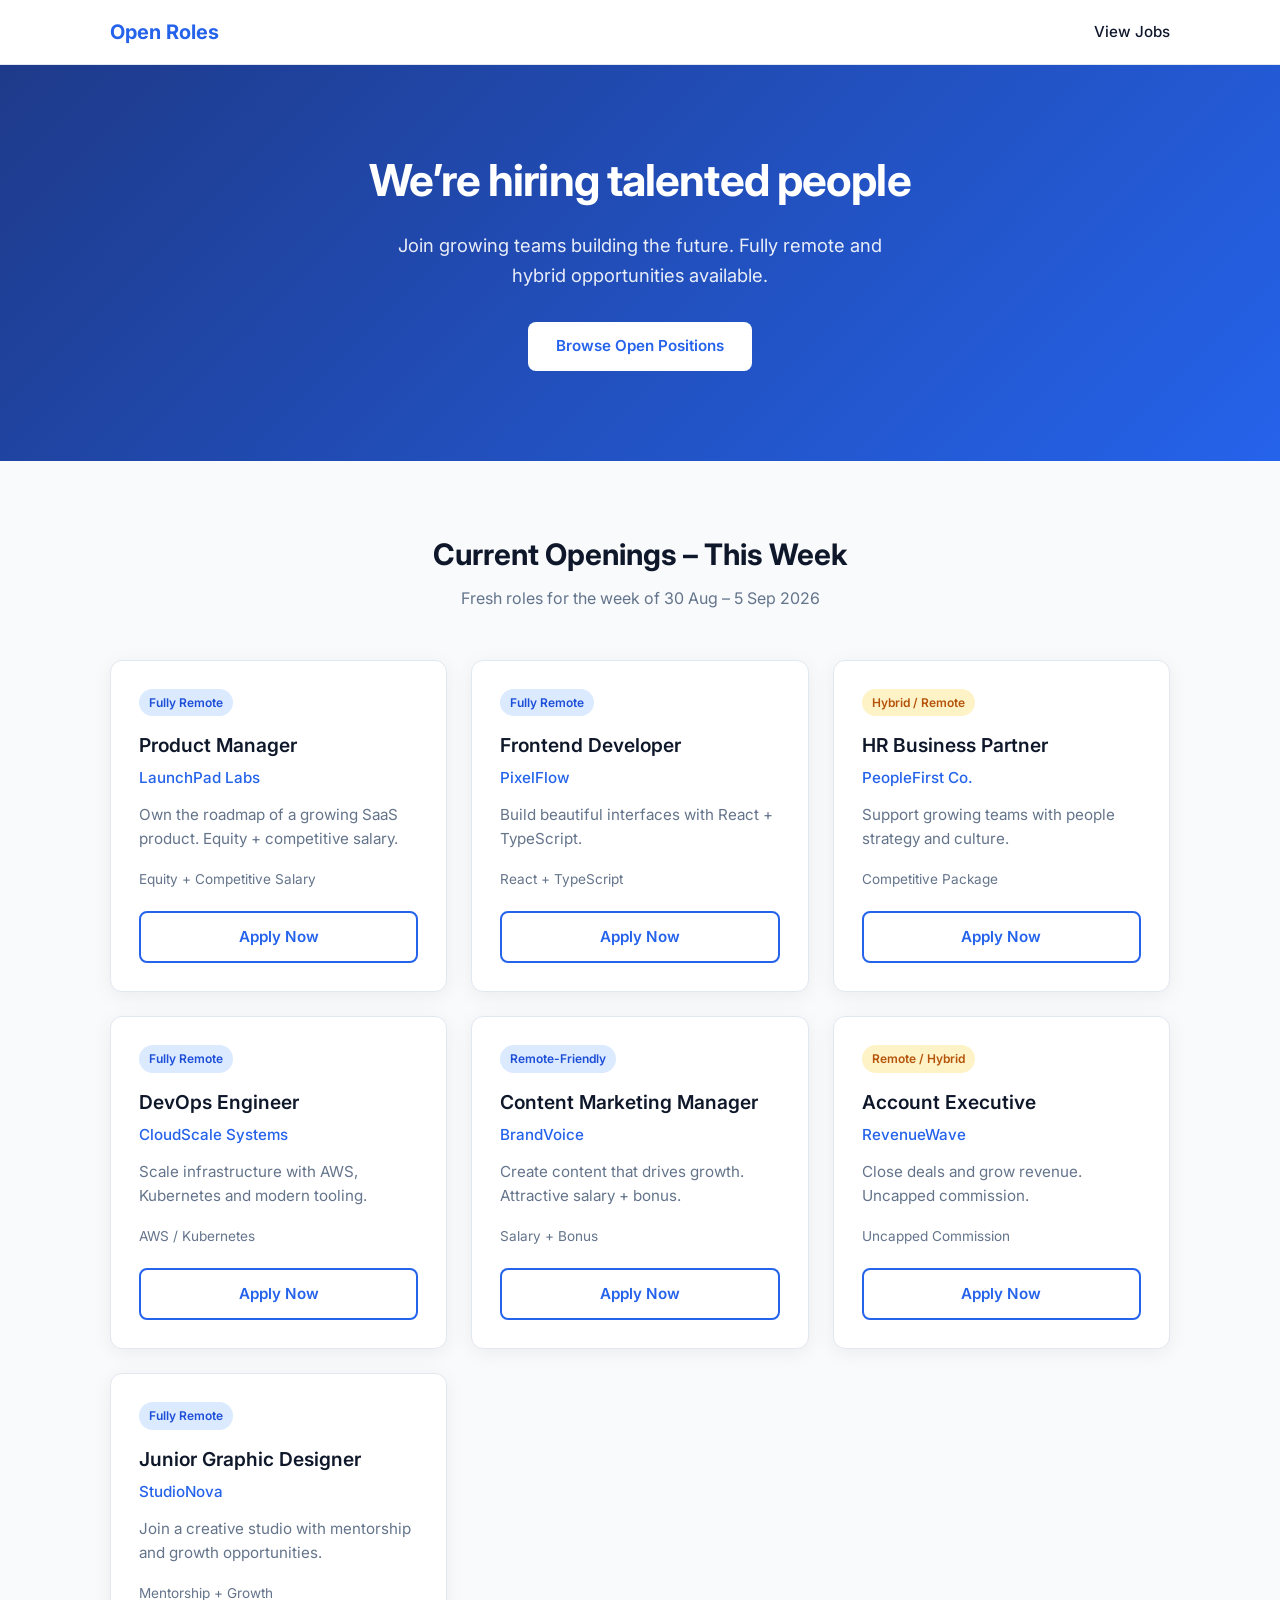
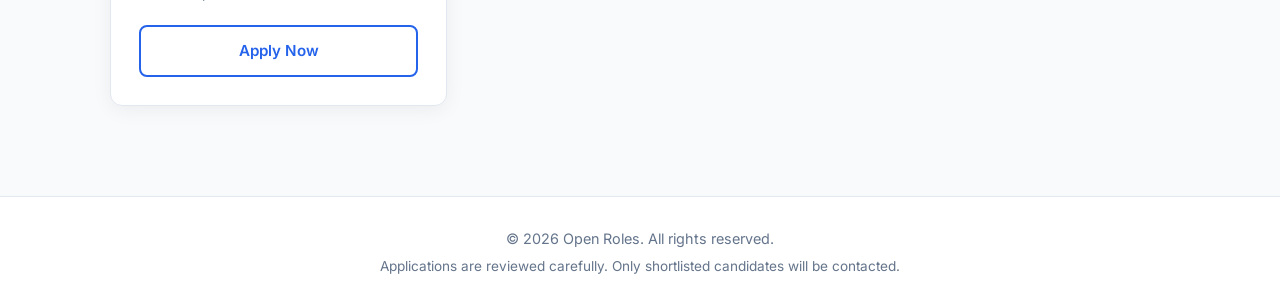
<file: index.html>
<!DOCTYPE html>
<html lang="en">
<head>
  <meta charset="UTF-8" />
  <meta name="viewport" content="width=device-width, initial-scale=1.0" />
  <title>Open Roles – Careers</title>
  <link rel="stylesheet" href="styles.css" />
  <link href="https://fonts.googleapis.com/css2?family=Inter:wght@400;500;600;700&display=swap" rel="stylesheet">
</head>
<body>
  <header class="site-header">
    <div class="container">
      <div class="logo">Open Roles</div>
      <nav><a href="#jobs">View Jobs</a></nav>
    </div>
  </header>

  <section class="hero">
    <div class="container">
      <h1>We’re hiring talented people</h1>
      <p>Join growing teams building the future. Fully remote and hybrid opportunities available.</p>
      <a href="#jobs" class="btn btn-primary">Browse Open Positions</a>
    </div>
  </section>

  <section id="jobs" class="jobs-section">
    <div class="container">
      <h2>Current Openings – This Week</h2>
      <p class="section-subtitle">Fresh roles for the week of 30 Aug – 5 Sep 2026</p>

      <div class="jobs-grid">
        <article class="job-card">
          <div class="job-tag">Fully Remote</div>
          <h3>Product Manager</h3>
          <p class="company">LaunchPad Labs</p>
          <p class="desc">Own the roadmap of a growing SaaS product. Equity + competitive salary.</p>
          <div class="meta"><span>Equity + Competitive Salary</span></div>
          <a href="apply-product-manager.html" class="btn btn-outline">Apply Now</a>
        </article>

        <article class="job-card">
          <div class="job-tag">Fully Remote</div>
          <h3>Frontend Developer</h3>
          <p class="company">PixelFlow</p>
          <p class="desc">Build beautiful interfaces with React + TypeScript.</p>
          <div class="meta"><span>React + TypeScript</span></div>
          <a href="apply-frontend-developer.html" class="btn btn-outline">Apply Now</a>
        </article>

        <article class="job-card">
          <div class="job-tag hybrid">Hybrid / Remote</div>
          <h3>HR Business Partner</h3>
          <p class="company">PeopleFirst Co.</p>
          <p class="desc">Support growing teams with people strategy and culture.</p>
          <div class="meta"><span>Competitive Package</span></div>
          <a href="apply-hr-business-partner.html" class="btn btn-outline">Apply Now</a>
        </article>

        <article class="job-card">
          <div class="job-tag">Fully Remote</div>
          <h3>DevOps Engineer</h3>
          <p class="company">CloudScale Systems</p>
          <p class="desc">Scale infrastructure with AWS, Kubernetes and modern tooling.</p>
          <div class="meta"><span>AWS / Kubernetes</span></div>
          <a href="apply-devops-engineer.html" class="btn btn-outline">Apply Now</a>
        </article>

        <article class="job-card">
          <div class="job-tag">Remote-Friendly</div>
          <h3>Content Marketing Manager</h3>
          <p class="company">BrandVoice</p>
          <p class="desc">Create content that drives growth. Attractive salary + bonus.</p>
          <div class="meta"><span>Salary + Bonus</span></div>
          <a href="apply-content-marketing-manager.html" class="btn btn-outline">Apply Now</a>
        </article>

        <article class="job-card">
          <div class="job-tag hybrid">Remote / Hybrid</div>
          <h3>Account Executive</h3>
          <p class="company">RevenueWave</p>
          <p class="desc">Close deals and grow revenue. Uncapped commission.</p>
          <div class="meta"><span>Uncapped Commission</span></div>
          <a href="apply-account-executive.html" class="btn btn-outline">Apply Now</a>
        </article>

        <article class="job-card">
          <div class="job-tag">Fully Remote</div>
          <h3>Junior Graphic Designer</h3>
          <p class="company">StudioNova</p>
          <p class="desc">Join a creative studio with mentorship and growth opportunities.</p>
          <div class="meta"><span>Mentorship + Growth</span></div>
          <a href="apply-junior-graphic-designer.html" class="btn btn-outline">Apply Now</a>
        </article>
      </div>
    </div>
  </section>

  <footer class="site-footer">
    <div class="container">
      <p>© 2026 Open Roles. All rights reserved.</p>
      <p class="note">Applications are reviewed carefully. Only shortlisted candidates will be contacted.</p>
    </div>
  </footer>
</body>
</html>
</file>
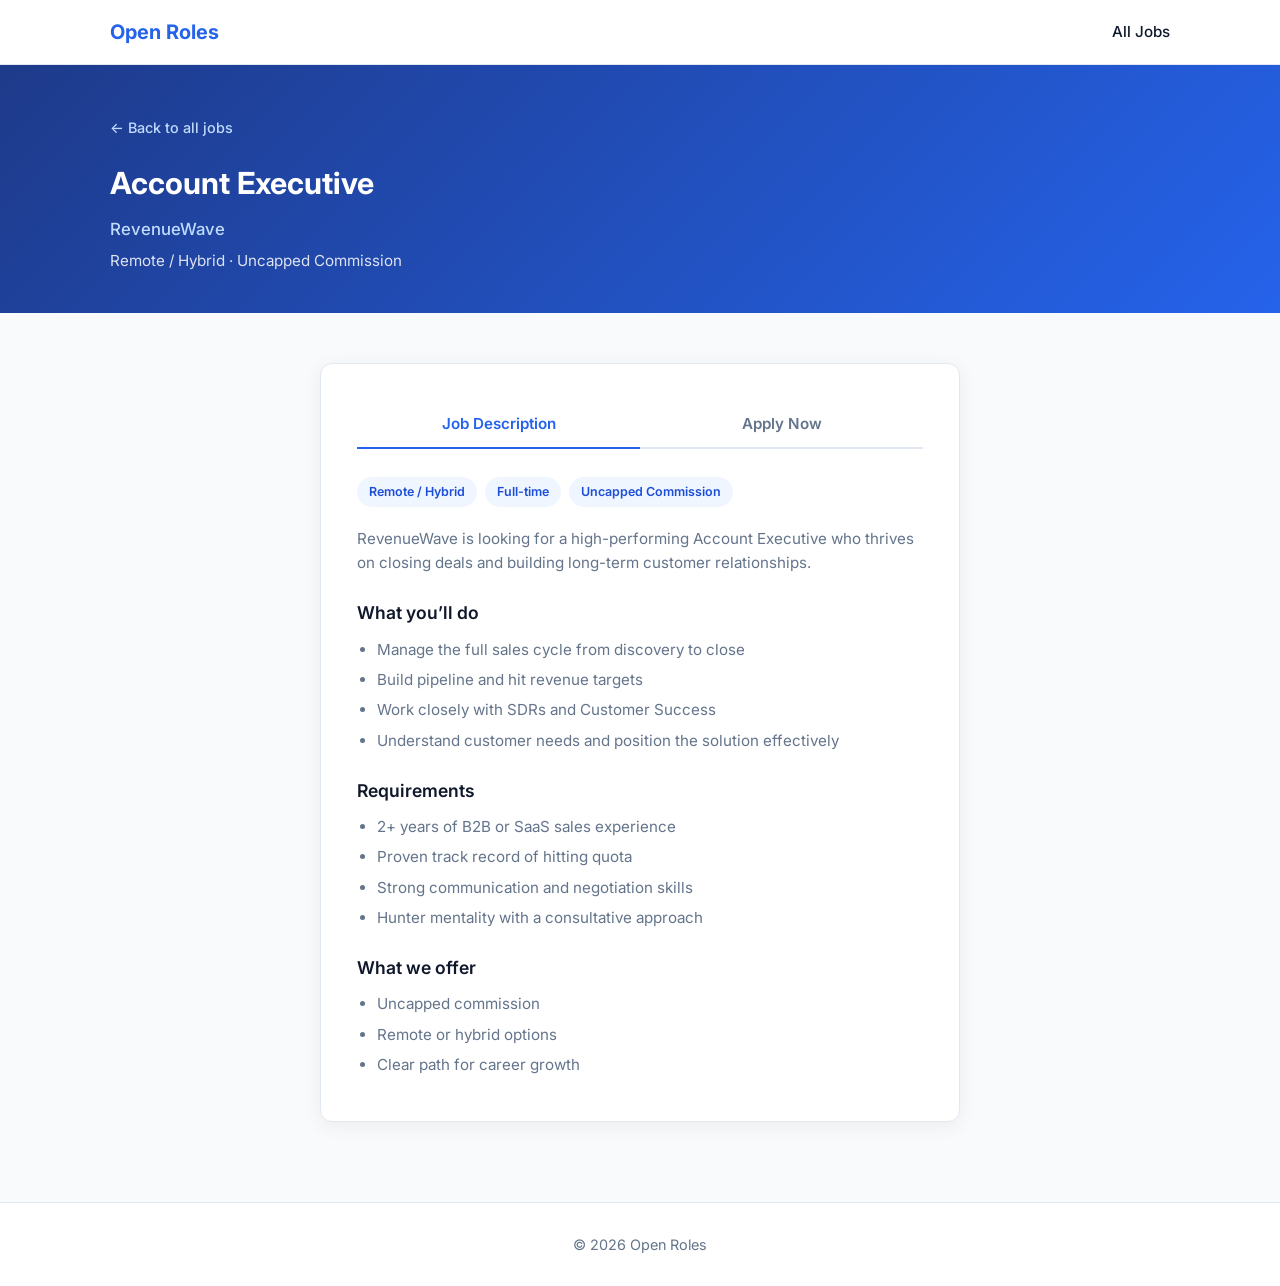
<file: apply-account-executive.html>
<!DOCTYPE html>
<html lang="en">
<head>
  <meta charset="UTF-8" />
  <meta name="viewport" content="width=device-width, initial-scale=1.0" />
  <title>Apply – Account Executive | RevenueWave</title>
  <link rel="stylesheet" href="styles.css" />
  <link href="https://fonts.googleapis.com/css2?family=Inter:wght@400;500;600;700&display=swap" rel="stylesheet">
</head>
<body>
  <header class="site-header">
    <div class="container">
      <div class="logo"><a href="index.html" style="color:inherit;text-decoration:none;">Open Roles</a></div>
      <nav><a href="index.html">All Jobs</a></nav>
    </div>
  </header>
  <section class="apply-hero">
    <div class="container">
      <a href="index.html" class="back-link" style="color:#bfdbfe;">← Back to all jobs</a>
      <h1>Account Executive</h1>
      <p class="company">RevenueWave</p>
      <p class="location">Remote / Hybrid · Uncapped Commission</p>
    </div>
  </section>
  <section class="form-section">
    <div class="container">
      <div class="form-card">
        <div class="tabs">
          <button class="tab-btn active" onclick="switchTab(event, 'description')">Job Description</button>
          <button class="tab-btn" onclick="switchTab(event, 'application')">Apply Now</button>
        </div>
        <div id="description" class="tab-content active">
          <div class="job-desc">
            <div class="badge-row">
              <span class="badge">Remote / Hybrid</span>
              <span class="badge">Full-time</span>
              <span class="badge">Uncapped Commission</span>
            </div>
            <p>RevenueWave is looking for a high-performing Account Executive who thrives on closing deals and building long-term customer relationships.</p>
            <h3>What you’ll do</h3>
            <ul>
              <li>Manage the full sales cycle from discovery to close</li>
              <li>Build pipeline and hit revenue targets</li>
              <li>Work closely with SDRs and Customer Success</li>
              <li>Understand customer needs and position the solution effectively</li>
            </ul>
            <h3>Requirements</h3>
            <ul>
              <li>2+ years of B2B or SaaS sales experience</li>
              <li>Proven track record of hitting quota</li>
              <li>Strong communication and negotiation skills</li>
              <li>Hunter mentality with a consultative approach</li>
            </ul>
            <h3>What we offer</h3>
            <ul>
              <li>Uncapped commission</li>
              <li>Remote or hybrid options</li>
              <li>Clear path for career growth</li>
            </ul>
          </div>
        </div>
        <div id="application" class="tab-content">
          <h2 style="font-size:1.25rem;margin-bottom:8px;">Application Form</h2>
          <p class="intro">Show us your drive.</p>
          <form action="https://formspree.io/f/xppanear" method="POST">
            <input type="hidden" name="role" value="Account Executive – RevenueWave" />
            <div class="form-group"><label>Full Name <span class="required">*</span></label><input type="text" name="name" required /></div>
            <div class="form-group"><label>Email Address <span class="required">*</span></label><input type="email" name="email" required /></div>
            <div class="form-group"><label>LinkedIn Profile URL</label><input type="url" name="linkedin" /></div>
            <div class="form-group"><label>Years of sales experience <span class="required">*</span></label><input type="text" name="experience" required /></div>
            <div class="form-group"><label>Link to your CV / Resume <span class="required">*</span></label><input type="url" name="cv_link" required placeholder="https://..." /></div>
            <button type="submit" class="btn btn-submit">Submit Application</button>
          </form>
        </div>
      </div>
    </div>
  </section>
  <footer class="site-footer"><div class="container"><p>© 2026 Open Roles</p></div></footer>
  <script>
    function switchTab(evt, tabId) {
      document.querySelectorAll('.tab-content').forEach(el => el.classList.remove('active'));
      document.querySelectorAll('.tab-btn').forEach(el => el.classList.remove('active'));
      document.getElementById(tabId).classList.add('active');
      evt.currentTarget.classList.add('active');
    }
  </script>
</body>
</html>
</file>
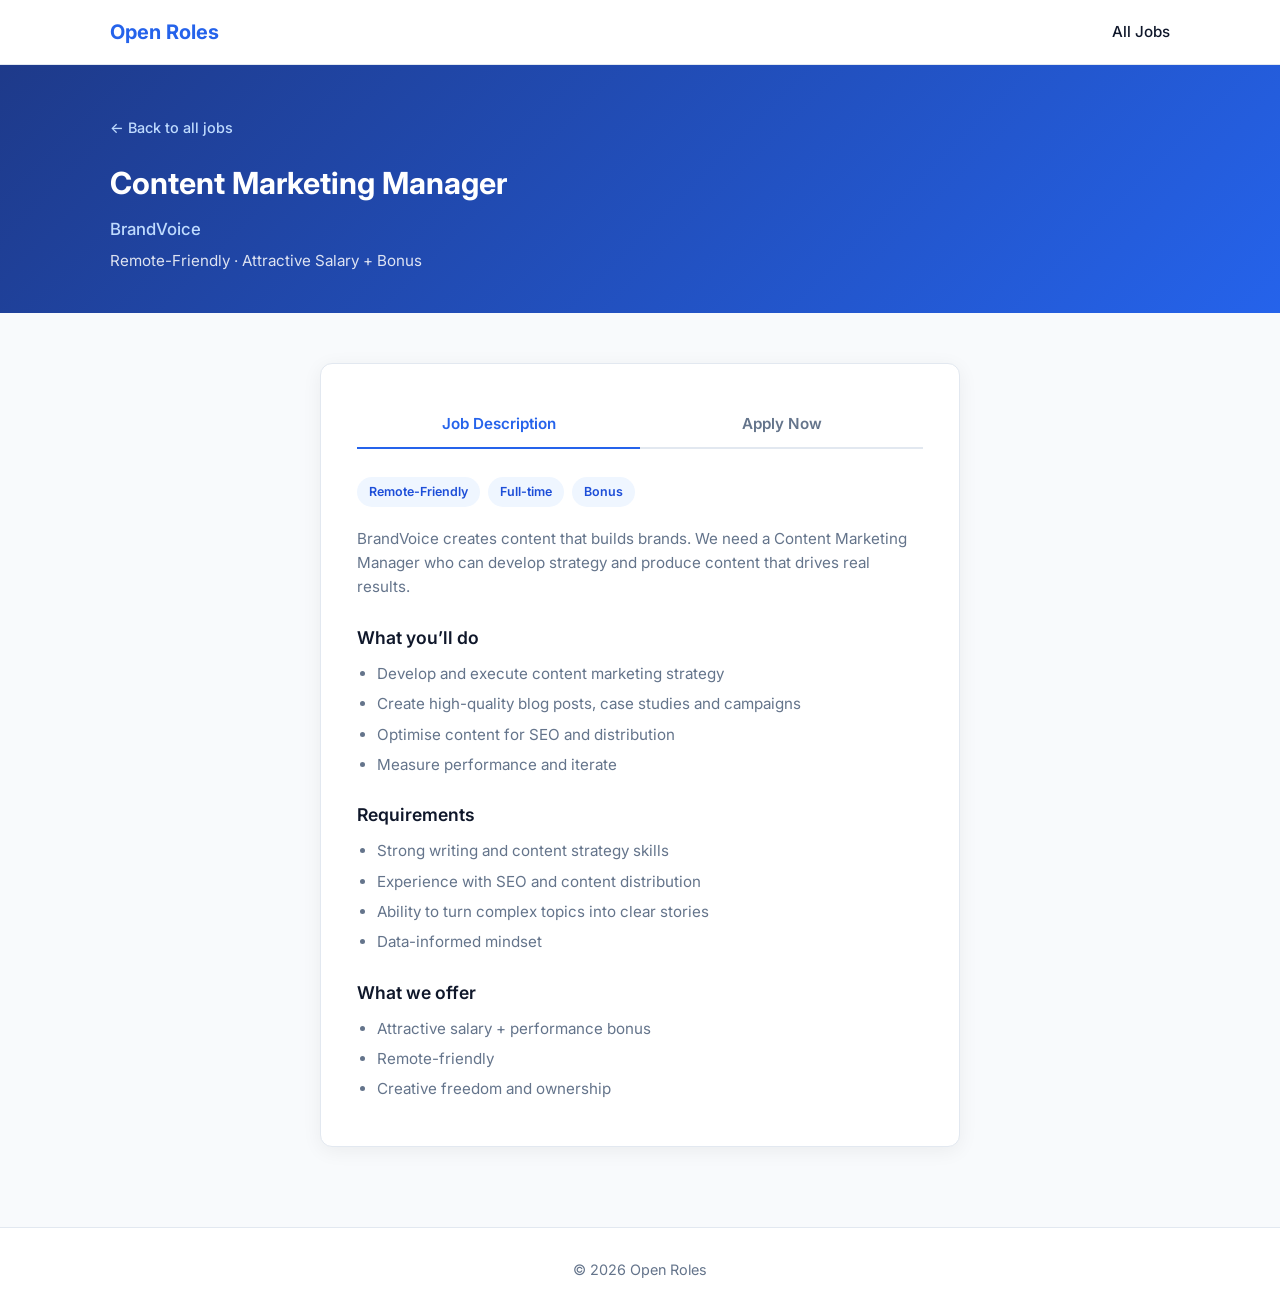
<file: apply-content-marketing-manager.html>
<!DOCTYPE html>
<html lang="en">
<head>
  <meta charset="UTF-8" />
  <meta name="viewport" content="width=device-width, initial-scale=1.0" />
  <title>Apply – Content Marketing Manager | BrandVoice</title>
  <link rel="stylesheet" href="styles.css" />
  <link href="https://fonts.googleapis.com/css2?family=Inter:wght@400;500;600;700&display=swap" rel="stylesheet">
</head>
<body>
  <header class="site-header">
    <div class="container">
      <div class="logo"><a href="index.html" style="color:inherit;text-decoration:none;">Open Roles</a></div>
      <nav><a href="index.html">All Jobs</a></nav>
    </div>
  </header>
  <section class="apply-hero">
    <div class="container">
      <a href="index.html" class="back-link" style="color:#bfdbfe;">← Back to all jobs</a>
      <h1>Content Marketing Manager</h1>
      <p class="company">BrandVoice</p>
      <p class="location">Remote-Friendly · Attractive Salary + Bonus</p>
    </div>
  </section>
  <section class="form-section">
    <div class="container">
      <div class="form-card">
        <div class="tabs">
          <button class="tab-btn active" onclick="switchTab(event, 'description')">Job Description</button>
          <button class="tab-btn" onclick="switchTab(event, 'application')">Apply Now</button>
        </div>
        <div id="description" class="tab-content active">
          <div class="job-desc">
            <div class="badge-row">
              <span class="badge">Remote-Friendly</span>
              <span class="badge">Full-time</span>
              <span class="badge">Bonus</span>
            </div>
            <p>BrandVoice creates content that builds brands. We need a Content Marketing Manager who can develop strategy and produce content that drives real results.</p>
            <h3>What you’ll do</h3>
            <ul>
              <li>Develop and execute content marketing strategy</li>
              <li>Create high-quality blog posts, case studies and campaigns</li>
              <li>Optimise content for SEO and distribution</li>
              <li>Measure performance and iterate</li>
            </ul>
            <h3>Requirements</h3>
            <ul>
              <li>Strong writing and content strategy skills</li>
              <li>Experience with SEO and content distribution</li>
              <li>Ability to turn complex topics into clear stories</li>
              <li>Data-informed mindset</li>
            </ul>
            <h3>What we offer</h3>
            <ul>
              <li>Attractive salary + performance bonus</li>
              <li>Remote-friendly</li>
              <li>Creative freedom and ownership</li>
            </ul>
          </div>
        </div>
        <div id="application" class="tab-content">
          <h2 style="font-size:1.25rem;margin-bottom:8px;">Application Form</h2>
          <p class="intro">Share your best work with us.</p>
          <form action="https://formspree.io/f/xppanear" method="POST">
            <input type="hidden" name="role" value="Content Marketing Manager – BrandVoice" />
            <div class="form-group"><label>Full Name <span class="required">*</span></label><input type="text" name="name" required /></div>
            <div class="form-group"><label>Email Address <span class="required">*</span></label><input type="email" name="email" required /></div>
            <div class="form-group"><label>Portfolio / Writing samples</label><input type="url" name="portfolio" /></div>
            <div class="form-group"><label>Years of content marketing experience <span class="required">*</span></label><input type="text" name="experience" required /></div>
            <div class="form-group"><label>Link to your CV / Resume <span class="required">*</span></label><input type="url" name="cv_link" required placeholder="https://..." /></div>
            <button type="submit" class="btn btn-submit">Submit Application</button>
          </form>
        </div>
      </div>
    </div>
  </section>
  <footer class="site-footer"><div class="container"><p>© 2026 Open Roles</p></div></footer>
  <script>
    function switchTab(evt, tabId) {
      document.querySelectorAll('.tab-content').forEach(el => el.classList.remove('active'));
      document.querySelectorAll('.tab-btn').forEach(el => el.classList.remove('active'));
      document.getElementById(tabId).classList.add('active');
      evt.currentTarget.classList.add('active');
    }
  </script>
</body>
</html>
</file>
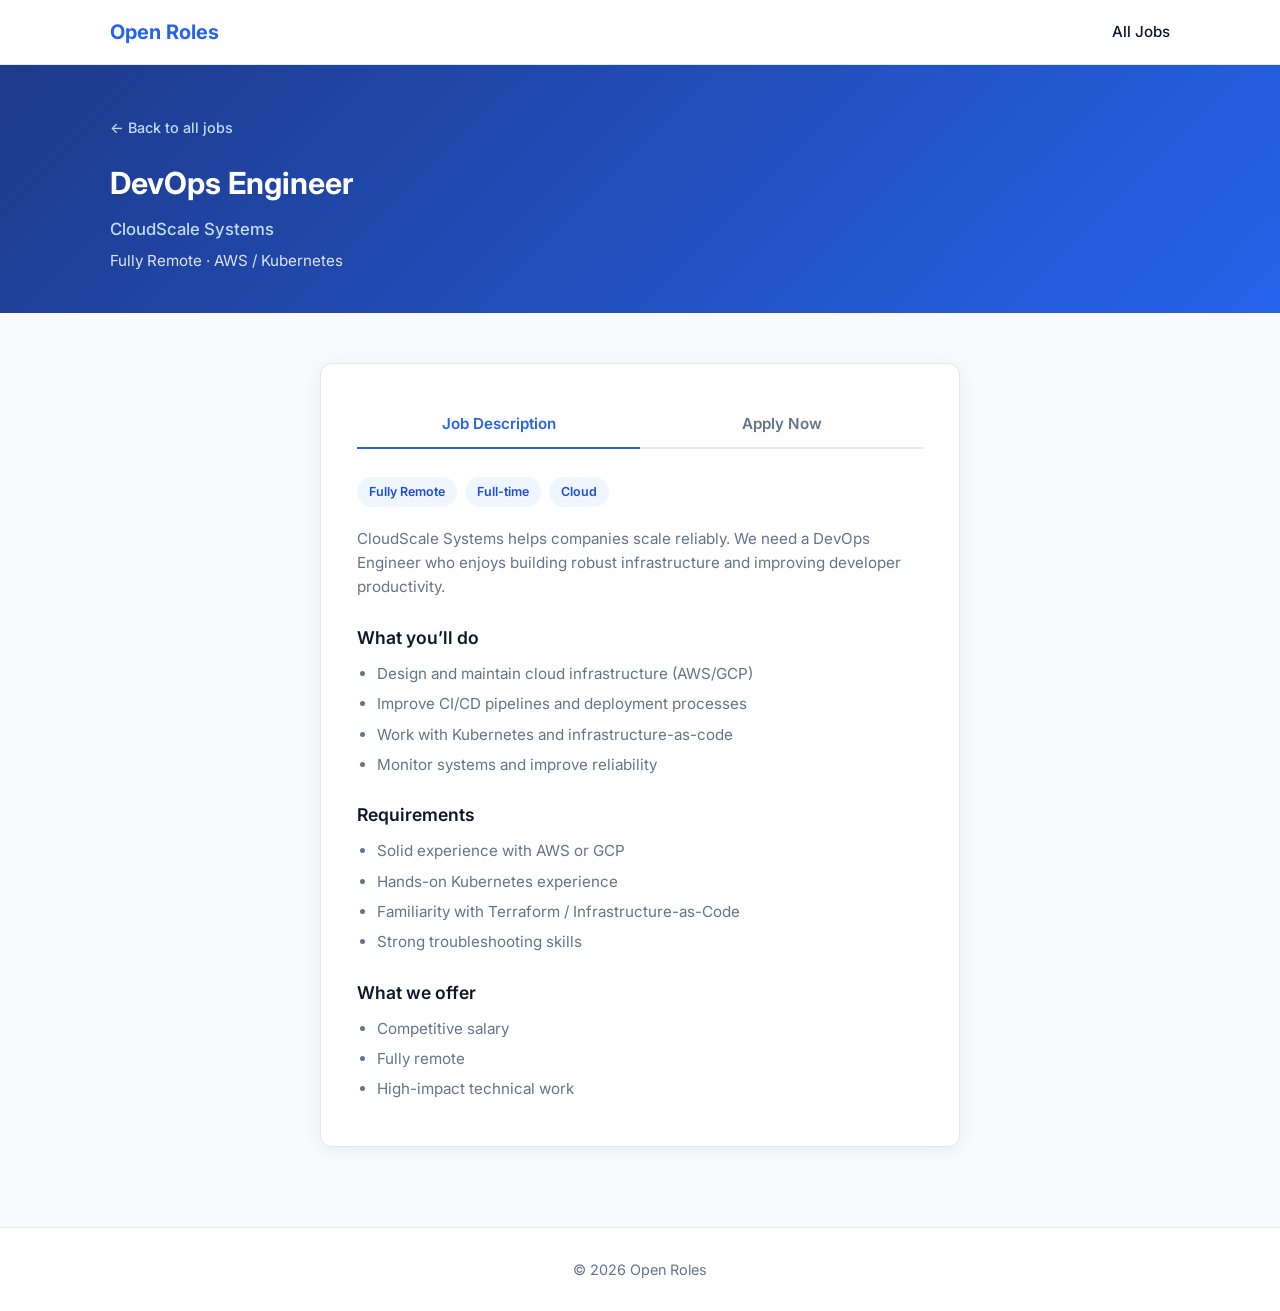
<file: apply-devops-engineer.html>
<!DOCTYPE html>
<html lang="en">
<head>
  <meta charset="UTF-8" />
  <meta name="viewport" content="width=device-width, initial-scale=1.0" />
  <title>Apply – DevOps Engineer | CloudScale Systems</title>
  <link rel="stylesheet" href="styles.css" />
  <link href="https://fonts.googleapis.com/css2?family=Inter:wght@400;500;600;700&display=swap" rel="stylesheet">
</head>
<body>
  <header class="site-header">
    <div class="container">
      <div class="logo"><a href="index.html" style="color:inherit;text-decoration:none;">Open Roles</a></div>
      <nav><a href="index.html">All Jobs</a></nav>
    </div>
  </header>
  <section class="apply-hero">
    <div class="container">
      <a href="index.html" class="back-link" style="color:#bfdbfe;">← Back to all jobs</a>
      <h1>DevOps Engineer</h1>
      <p class="company">CloudScale Systems</p>
      <p class="location">Fully Remote · AWS / Kubernetes</p>
    </div>
  </section>
  <section class="form-section">
    <div class="container">
      <div class="form-card">
        <div class="tabs">
          <button class="tab-btn active" onclick="switchTab(event, 'description')">Job Description</button>
          <button class="tab-btn" onclick="switchTab(event, 'application')">Apply Now</button>
        </div>
        <div id="description" class="tab-content active">
          <div class="job-desc">
            <div class="badge-row">
              <span class="badge">Fully Remote</span>
              <span class="badge">Full-time</span>
              <span class="badge">Cloud</span>
            </div>
            <p>CloudScale Systems helps companies scale reliably. We need a DevOps Engineer who enjoys building robust infrastructure and improving developer productivity.</p>
            <h3>What you’ll do</h3>
            <ul>
              <li>Design and maintain cloud infrastructure (AWS/GCP)</li>
              <li>Improve CI/CD pipelines and deployment processes</li>
              <li>Work with Kubernetes and infrastructure-as-code</li>
              <li>Monitor systems and improve reliability</li>
            </ul>
            <h3>Requirements</h3>
            <ul>
              <li>Solid experience with AWS or GCP</li>
              <li>Hands-on Kubernetes experience</li>
              <li>Familiarity with Terraform / Infrastructure-as-Code</li>
              <li>Strong troubleshooting skills</li>
            </ul>
            <h3>What we offer</h3>
            <ul>
              <li>Competitive salary</li>
              <li>Fully remote</li>
              <li>High-impact technical work</li>
            </ul>
          </div>
        </div>
        <div id="application" class="tab-content">
          <h2 style="font-size:1.25rem;margin-bottom:8px;">Application Form</h2>
          <p class="intro">Tell us about your experience.</p>
          <form action="https://formspree.io/f/xppanear" method="POST">
            <input type="hidden" name="role" value="DevOps Engineer – CloudScale Systems" />
            <div class="form-group"><label>Full Name <span class="required">*</span></label><input type="text" name="name" required /></div>
            <div class="form-group"><label>Email Address <span class="required">*</span></label><input type="email" name="email" required /></div>
            <div class="form-group"><label>LinkedIn / GitHub</label><input type="url" name="profile" /></div>
            <div class="form-group"><label>Years of DevOps / Cloud experience <span class="required">*</span></label><input type="text" name="experience" required /></div>
            <div class="form-group"><label>Link to your CV / Resume <span class="required">*</span></label><input type="url" name="cv_link" required placeholder="https://..." /></div>
            <button type="submit" class="btn btn-submit">Submit Application</button>
          </form>
        </div>
      </div>
    </div>
  </section>
  <footer class="site-footer"><div class="container"><p>© 2026 Open Roles</p></div></footer>
  <script>
    function switchTab(evt, tabId) {
      document.querySelectorAll('.tab-content').forEach(el => el.classList.remove('active'));
      document.querySelectorAll('.tab-btn').forEach(el => el.classList.remove('active'));
      document.getElementById(tabId).classList.add('active');
      evt.currentTarget.classList.add('active');
    }
  </script>
</body>
</html>
</file>
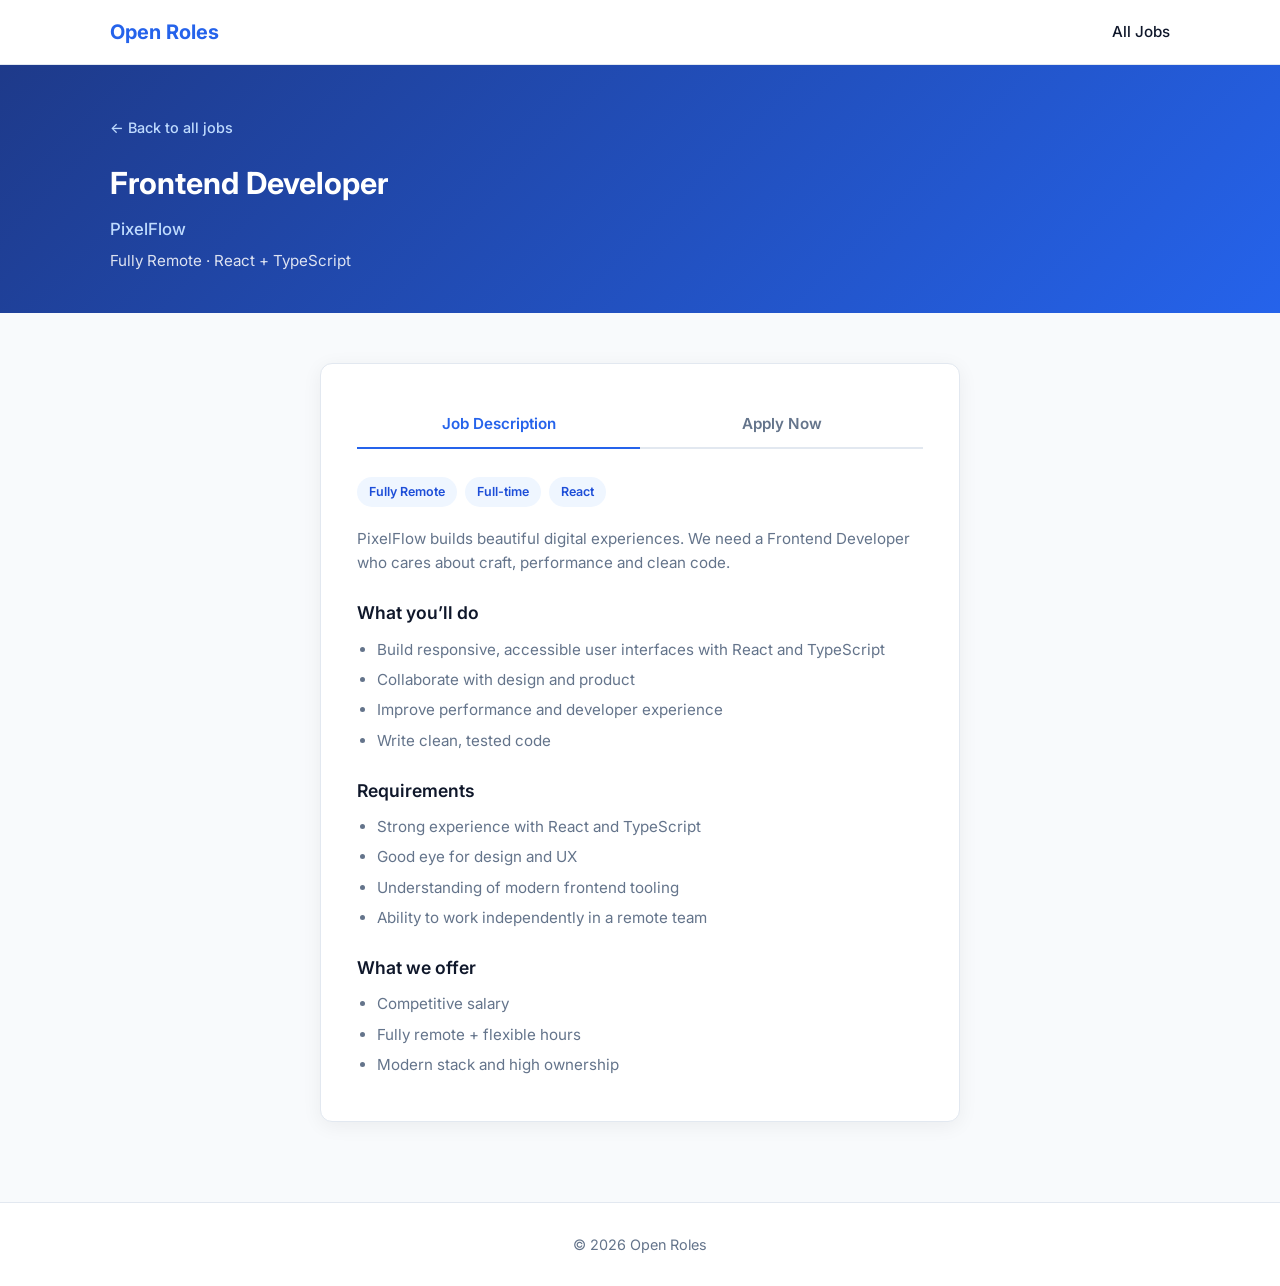
<file: apply-frontend-developer.html>
<!DOCTYPE html>
<html lang="en">
<head>
  <meta charset="UTF-8" />
  <meta name="viewport" content="width=device-width, initial-scale=1.0" />
  <title>Apply – Frontend Developer | PixelFlow</title>
  <link rel="stylesheet" href="styles.css" />
  <link href="https://fonts.googleapis.com/css2?family=Inter:wght@400;500;600;700&display=swap" rel="stylesheet">
</head>
<body>
  <header class="site-header">
    <div class="container">
      <div class="logo"><a href="index.html" style="color:inherit;text-decoration:none;">Open Roles</a></div>
      <nav><a href="index.html">All Jobs</a></nav>
    </div>
  </header>
  <section class="apply-hero">
    <div class="container">
      <a href="index.html" class="back-link" style="color:#bfdbfe;">← Back to all jobs</a>
      <h1>Frontend Developer</h1>
      <p class="company">PixelFlow</p>
      <p class="location">Fully Remote · React + TypeScript</p>
    </div>
  </section>
  <section class="form-section">
    <div class="container">
      <div class="form-card">
        <div class="tabs">
          <button class="tab-btn active" onclick="switchTab(event, 'description')">Job Description</button>
          <button class="tab-btn" onclick="switchTab(event, 'application')">Apply Now</button>
        </div>
        <div id="description" class="tab-content active">
          <div class="job-desc">
            <div class="badge-row">
              <span class="badge">Fully Remote</span>
              <span class="badge">Full-time</span>
              <span class="badge">React</span>
            </div>
            <p>PixelFlow builds beautiful digital experiences. We need a Frontend Developer who cares about craft, performance and clean code.</p>
            <h3>What you’ll do</h3>
            <ul>
              <li>Build responsive, accessible user interfaces with React and TypeScript</li>
              <li>Collaborate with design and product</li>
              <li>Improve performance and developer experience</li>
              <li>Write clean, tested code</li>
            </ul>
            <h3>Requirements</h3>
            <ul>
              <li>Strong experience with React and TypeScript</li>
              <li>Good eye for design and UX</li>
              <li>Understanding of modern frontend tooling</li>
              <li>Ability to work independently in a remote team</li>
            </ul>
            <h3>What we offer</h3>
            <ul>
              <li>Competitive salary</li>
              <li>Fully remote + flexible hours</li>
              <li>Modern stack and high ownership</li>
            </ul>
          </div>
        </div>
        <div id="application" class="tab-content">
          <h2 style="font-size:1.25rem;margin-bottom:8px;">Application Form</h2>
          <p class="intro">Show us your work. We review every application.</p>
          <form action="https://formspree.io/f/xppanear" method="POST">
            <input type="hidden" name="role" value="Frontend Developer – PixelFlow" />
            <div class="form-group"><label>Full Name <span class="required">*</span></label><input type="text" name="name" required /></div>
            <div class="form-group"><label>Email Address <span class="required">*</span></label><input type="email" name="email" required /></div>
            <div class="form-group"><label>GitHub / Portfolio URL</label><input type="url" name="portfolio" /></div>
            <div class="form-group"><label>Years of frontend experience <span class="required">*</span></label><input type="text" name="experience" required /></div>
            <div class="form-group"><label>Link to your CV / Resume <span class="required">*</span></label><input type="url" name="cv_link" required placeholder="https://..." /></div>
            <button type="submit" class="btn btn-submit">Submit Application</button>
          </form>
        </div>
      </div>
    </div>
  </section>
  <footer class="site-footer"><div class="container"><p>© 2026 Open Roles</p></div></footer>
  <script>
    function switchTab(evt, tabId) {
      document.querySelectorAll('.tab-content').forEach(el => el.classList.remove('active'));
      document.querySelectorAll('.tab-btn').forEach(el => el.classList.remove('active'));
      document.getElementById(tabId).classList.add('active');
      evt.currentTarget.classList.add('active');
    }
  </script>
</body>
</html>
</file>
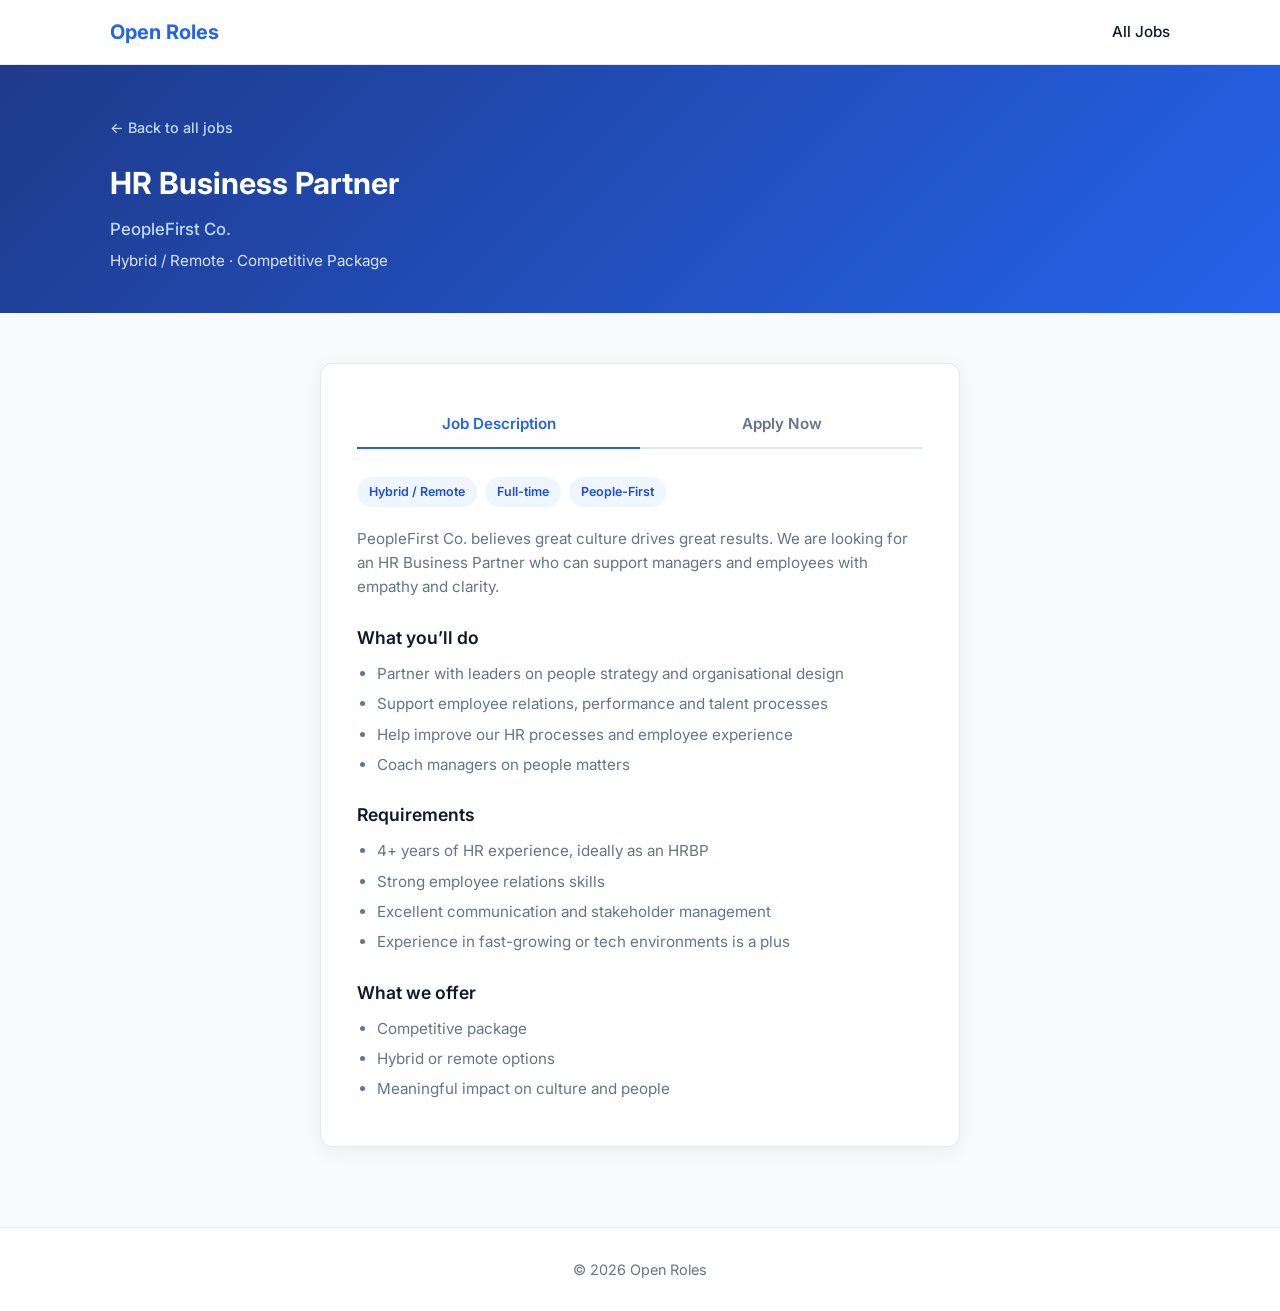
<file: apply-hr-business-partner.html>
<!DOCTYPE html>
<html lang="en">
<head>
  <meta charset="UTF-8" />
  <meta name="viewport" content="width=device-width, initial-scale=1.0" />
  <title>Apply – HR Business Partner | PeopleFirst Co.</title>
  <link rel="stylesheet" href="styles.css" />
  <link href="https://fonts.googleapis.com/css2?family=Inter:wght@400;500;600;700&display=swap" rel="stylesheet">
</head>
<body>
  <header class="site-header">
    <div class="container">
      <div class="logo"><a href="index.html" style="color:inherit;text-decoration:none;">Open Roles</a></div>
      <nav><a href="index.html">All Jobs</a></nav>
    </div>
  </header>
  <section class="apply-hero">
    <div class="container">
      <a href="index.html" class="back-link" style="color:#bfdbfe;">← Back to all jobs</a>
      <h1>HR Business Partner</h1>
      <p class="company">PeopleFirst Co.</p>
      <p class="location">Hybrid / Remote · Competitive Package</p>
    </div>
  </section>
  <section class="form-section">
    <div class="container">
      <div class="form-card">
        <div class="tabs">
          <button class="tab-btn active" onclick="switchTab(event, 'description')">Job Description</button>
          <button class="tab-btn" onclick="switchTab(event, 'application')">Apply Now</button>
        </div>
        <div id="description" class="tab-content active">
          <div class="job-desc">
            <div class="badge-row">
              <span class="badge">Hybrid / Remote</span>
              <span class="badge">Full-time</span>
              <span class="badge">People-First</span>
            </div>
            <p>PeopleFirst Co. believes great culture drives great results. We are looking for an HR Business Partner who can support managers and employees with empathy and clarity.</p>
            <h3>What you’ll do</h3>
            <ul>
              <li>Partner with leaders on people strategy and organisational design</li>
              <li>Support employee relations, performance and talent processes</li>
              <li>Help improve our HR processes and employee experience</li>
              <li>Coach managers on people matters</li>
            </ul>
            <h3>Requirements</h3>
            <ul>
              <li>4+ years of HR experience, ideally as an HRBP</li>
              <li>Strong employee relations skills</li>
              <li>Excellent communication and stakeholder management</li>
              <li>Experience in fast-growing or tech environments is a plus</li>
            </ul>
            <h3>What we offer</h3>
            <ul>
              <li>Competitive package</li>
              <li>Hybrid or remote options</li>
              <li>Meaningful impact on culture and people</li>
            </ul>
          </div>
        </div>
        <div id="application" class="tab-content">
          <h2 style="font-size:1.25rem;margin-bottom:8px;">Application Form</h2>
          <p class="intro">We’d love to hear from you.</p>
          <form action="https://formspree.io/f/xppanear" method="POST">
            <input type="hidden" name="role" value="HR Business Partner – PeopleFirst Co." />
            <div class="form-group"><label>Full Name <span class="required">*</span></label><input type="text" name="name" required /></div>
            <div class="form-group"><label>Email Address <span class="required">*</span></label><input type="email" name="email" required /></div>
            <div class="form-group"><label>LinkedIn Profile URL</label><input type="url" name="linkedin" /></div>
            <div class="form-group"><label>Years of HR experience <span class="required">*</span></label><input type="text" name="experience" required /></div>
            <div class="form-group"><label>Link to your CV / Resume <span class="required">*</span></label><input type="url" name="cv_link" required placeholder="https://..." /></div>
            <button type="submit" class="btn btn-submit">Submit Application</button>
          </form>
        </div>
      </div>
    </div>
  </section>
  <footer class="site-footer"><div class="container"><p>© 2026 Open Roles</p></div></footer>
  <script>
    function switchTab(evt, tabId) {
      document.querySelectorAll('.tab-content').forEach(el => el.classList.remove('active'));
      document.querySelectorAll('.tab-btn').forEach(el => el.classList.remove('active'));
      document.getElementById(tabId).classList.add('active');
      evt.currentTarget.classList.add('active');
    }
  </script>
</body>
</html>
</file>
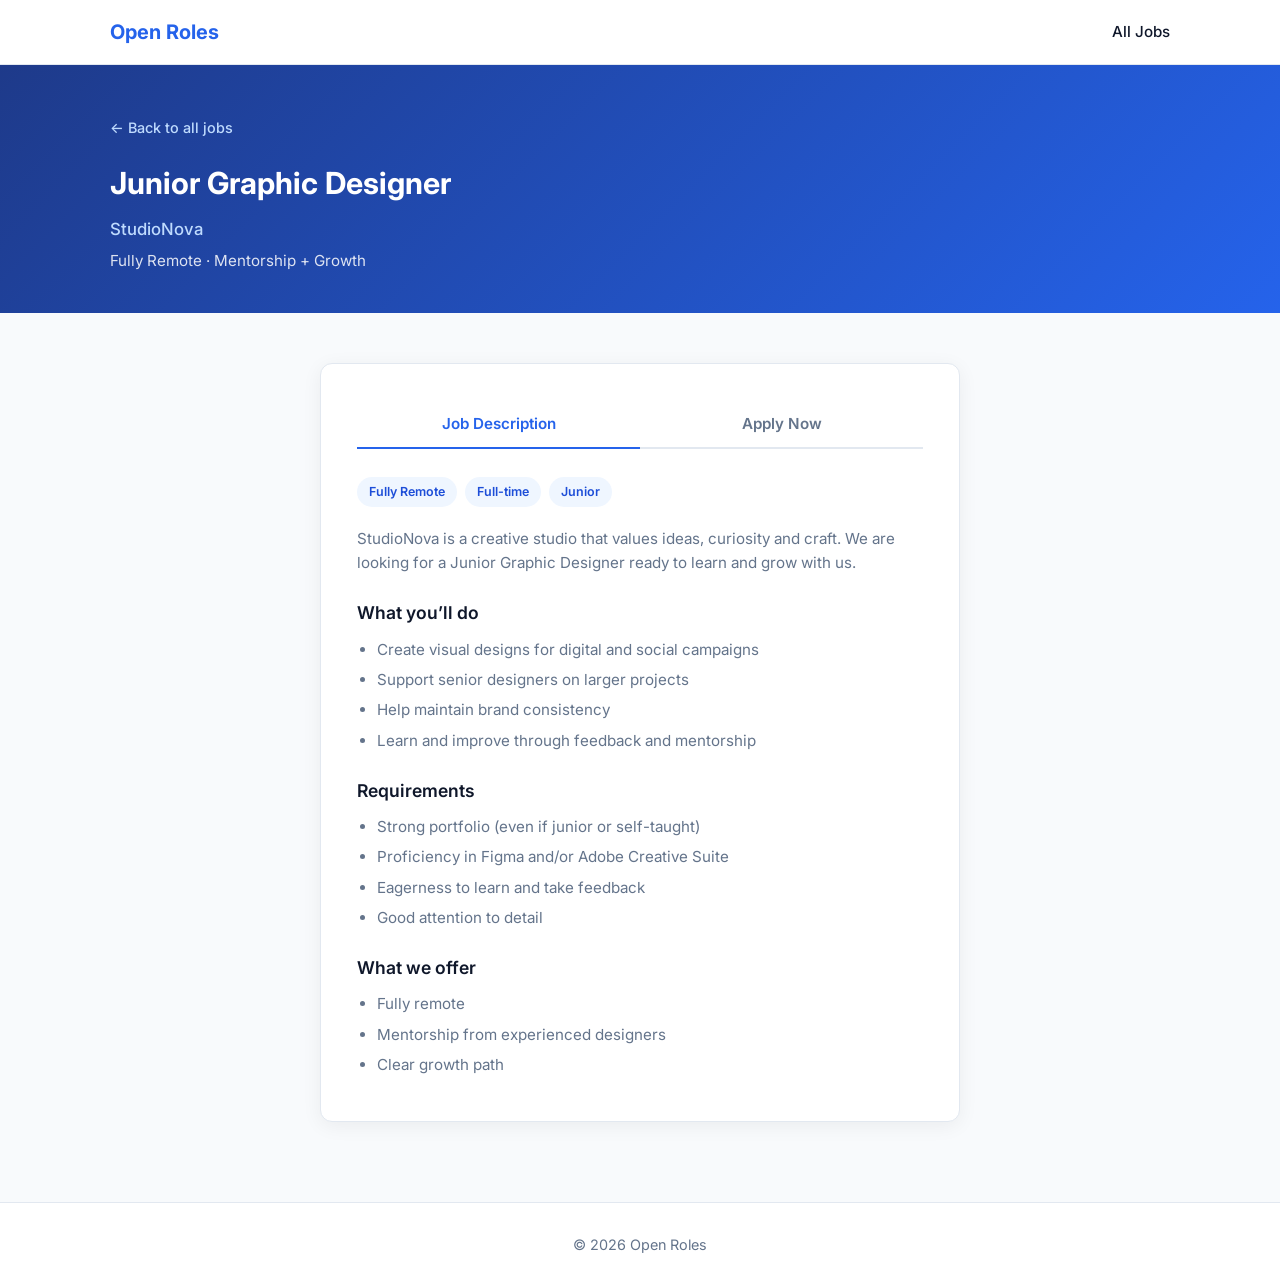
<file: apply-junior-graphic-designer.html>
<!DOCTYPE html>
<html lang="en">
<head>
  <meta charset="UTF-8" />
  <meta name="viewport" content="width=device-width, initial-scale=1.0" />
  <title>Apply – Junior Graphic Designer | StudioNova</title>
  <link rel="stylesheet" href="styles.css" />
  <link href="https://fonts.googleapis.com/css2?family=Inter:wght@400;500;600;700&display=swap" rel="stylesheet">
</head>
<body>
  <header class="site-header">
    <div class="container">
      <div class="logo"><a href="index.html" style="color:inherit;text-decoration:none;">Open Roles</a></div>
      <nav><a href="index.html">All Jobs</a></nav>
    </div>
  </header>
  <section class="apply-hero">
    <div class="container">
      <a href="index.html" class="back-link" style="color:#bfdbfe;">← Back to all jobs</a>
      <h1>Junior Graphic Designer</h1>
      <p class="company">StudioNova</p>
      <p class="location">Fully Remote · Mentorship + Growth</p>
    </div>
  </section>
  <section class="form-section">
    <div class="container">
      <div class="form-card">
        <div class="tabs">
          <button class="tab-btn active" onclick="switchTab(event, 'description')">Job Description</button>
          <button class="tab-btn" onclick="switchTab(event, 'application')">Apply Now</button>
        </div>
        <div id="description" class="tab-content active">
          <div class="job-desc">
            <div class="badge-row">
              <span class="badge">Fully Remote</span>
              <span class="badge">Full-time</span>
              <span class="badge">Junior</span>
            </div>
            <p>StudioNova is a creative studio that values ideas, curiosity and craft. We are looking for a Junior Graphic Designer ready to learn and grow with us.</p>
            <h3>What you’ll do</h3>
            <ul>
              <li>Create visual designs for digital and social campaigns</li>
              <li>Support senior designers on larger projects</li>
              <li>Help maintain brand consistency</li>
              <li>Learn and improve through feedback and mentorship</li>
            </ul>
            <h3>Requirements</h3>
            <ul>
              <li>Strong portfolio (even if junior or self-taught)</li>
              <li>Proficiency in Figma and/or Adobe Creative Suite</li>
              <li>Eagerness to learn and take feedback</li>
              <li>Good attention to detail</li>
            </ul>
            <h3>What we offer</h3>
            <ul>
              <li>Fully remote</li>
              <li>Mentorship from experienced designers</li>
              <li>Clear growth path</li>
            </ul>
          </div>
        </div>
        <div id="application" class="tab-content">
          <h2 style="font-size:1.25rem;margin-bottom:8px;">Application Form</h2>
          <p class="intro">We care more about your potential and portfolio than years of experience.</p>
          <form action="https://formspree.io/f/xppanear" method="POST">
            <input type="hidden" name="role" value="Junior Graphic Designer – StudioNova" />
            <div class="form-group"><label>Full Name <span class="required">*</span></label><input type="text" name="name" required /></div>
            <div class="form-group"><label>Email Address <span class="required">*</span></label><input type="email" name="email" required /></div>
            <div class="form-group"><label>Portfolio link <span class="required">*</span></label><input type="url" name="portfolio" required /></div>
            <div class="form-group"><label>Link to your CV / Resume</label><input type="url" name="cv_link" placeholder="https://..." /></div>
            <button type="submit" class="btn btn-submit">Submit Application</button>
          </form>
        </div>
      </div>
    </div>
  </section>
  <footer class="site-footer"><div class="container"><p>© 2026 Open Roles</p></div></footer>
  <script>
    function switchTab(evt, tabId) {
      document.querySelectorAll('.tab-content').forEach(el => el.classList.remove('active'));
      document.querySelectorAll('.tab-btn').forEach(el => el.classList.remove('active'));
      document.getElementById(tabId).classList.add('active');
      evt.currentTarget.classList.add('active');
    }
  </script>
</body>
</html>
</file>
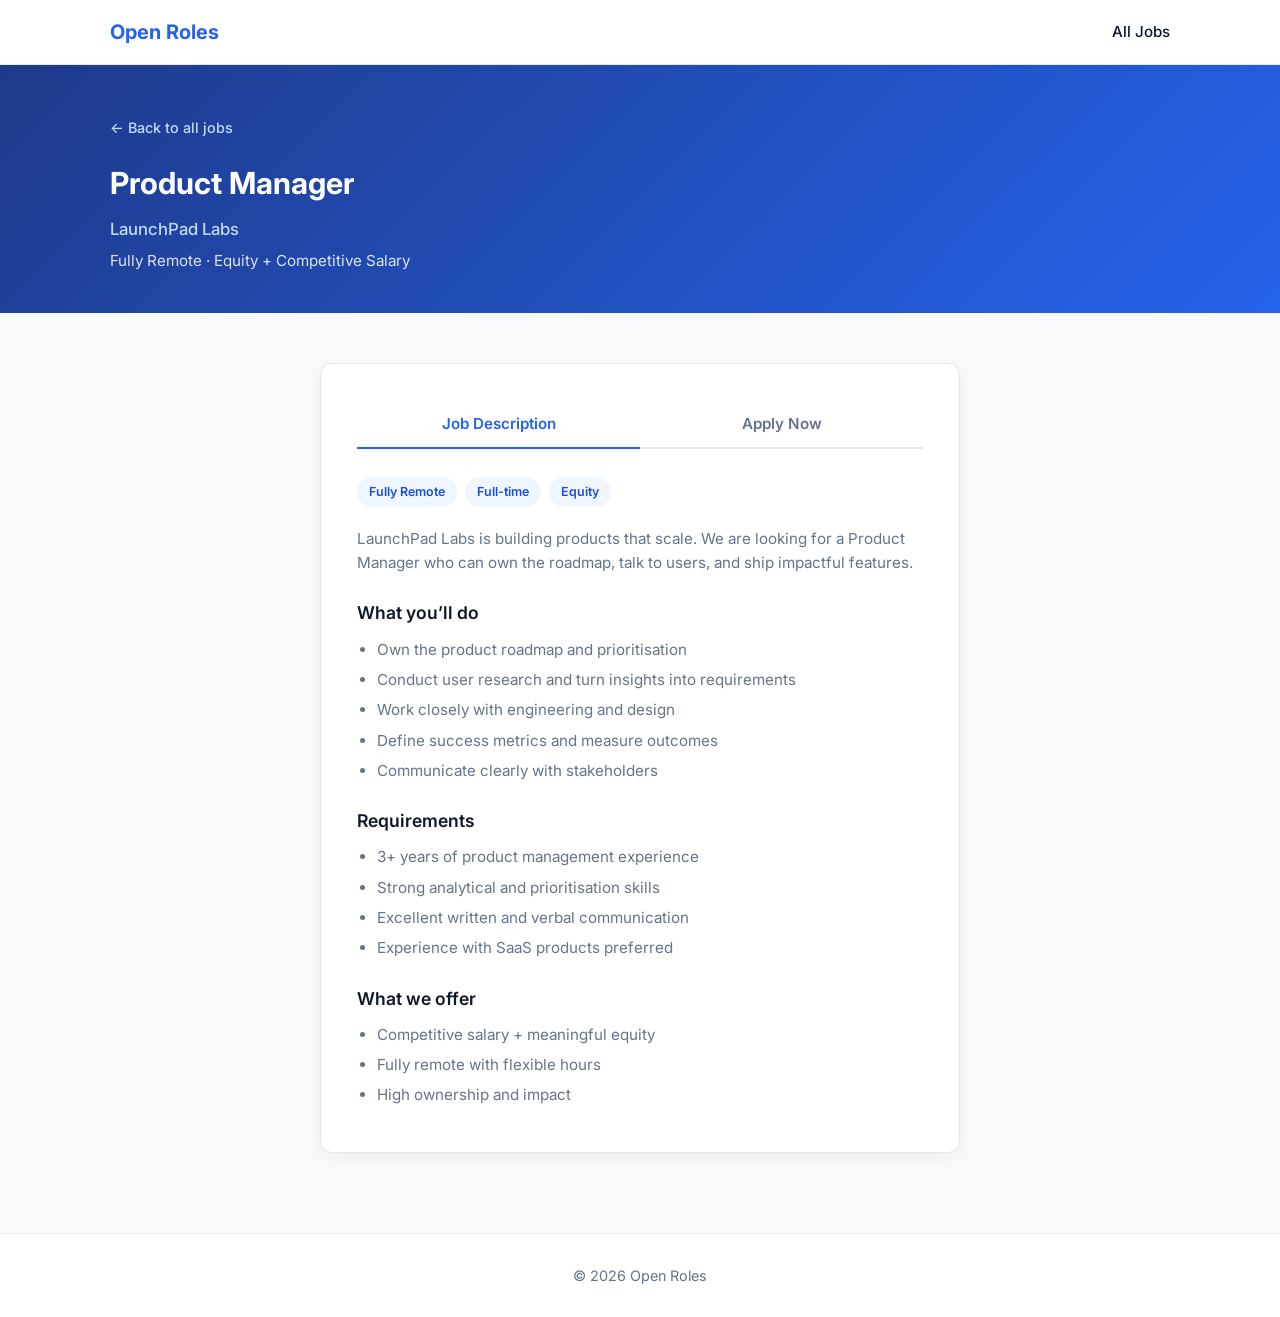
<file: apply-product-manager.html>
<!DOCTYPE html>
<html lang="en">
<head>
  <meta charset="UTF-8" />
  <meta name="viewport" content="width=device-width, initial-scale=1.0" />
  <title>Apply – Product Manager | LaunchPad Labs</title>
  <link rel="stylesheet" href="styles.css" />
  <link href="https://fonts.googleapis.com/css2?family=Inter:wght@400;500;600;700&display=swap" rel="stylesheet">
</head>
<body>
  <header class="site-header">
    <div class="container">
      <div class="logo"><a href="index.html" style="color:inherit;text-decoration:none;">Open Roles</a></div>
      <nav><a href="index.html">All Jobs</a></nav>
    </div>
  </header>
  <section class="apply-hero">
    <div class="container">
      <a href="index.html" class="back-link" style="color:#bfdbfe;">← Back to all jobs</a>
      <h1>Product Manager</h1>
      <p class="company">LaunchPad Labs</p>
      <p class="location">Fully Remote · Equity + Competitive Salary</p>
    </div>
  </section>
  <section class="form-section">
    <div class="container">
      <div class="form-card">
        <div class="tabs">
          <button class="tab-btn active" onclick="switchTab(event, 'description')">Job Description</button>
          <button class="tab-btn" onclick="switchTab(event, 'application')">Apply Now</button>
        </div>
        <div id="description" class="tab-content active">
          <div class="job-desc">
            <div class="badge-row">
              <span class="badge">Fully Remote</span>
              <span class="badge">Full-time</span>
              <span class="badge">Equity</span>
            </div>
            <p>LaunchPad Labs is building products that scale. We are looking for a Product Manager who can own the roadmap, talk to users, and ship impactful features.</p>
            <h3>What you’ll do</h3>
            <ul>
              <li>Own the product roadmap and prioritisation</li>
              <li>Conduct user research and turn insights into requirements</li>
              <li>Work closely with engineering and design</li>
              <li>Define success metrics and measure outcomes</li>
              <li>Communicate clearly with stakeholders</li>
            </ul>
            <h3>Requirements</h3>
            <ul>
              <li>3+ years of product management experience</li>
              <li>Strong analytical and prioritisation skills</li>
              <li>Excellent written and verbal communication</li>
              <li>Experience with SaaS products preferred</li>
            </ul>
            <h3>What we offer</h3>
            <ul>
              <li>Competitive salary + meaningful equity</li>
              <li>Fully remote with flexible hours</li>
              <li>High ownership and impact</li>
            </ul>
          </div>
        </div>
        <div id="application" class="tab-content">
          <h2 style="font-size:1.25rem;margin-bottom:8px;">Application Form</h2>
          <p class="intro">Please complete the form carefully. Only shortlisted candidates will be contacted.</p>
          <form action="https://formspree.io/f/xppanear" method="POST">
            <input type="hidden" name="role" value="Product Manager – LaunchPad Labs" />
            <div class="form-group"><label>Full Name <span class="required">*</span></label><input type="text" name="name" required /></div>
            <div class="form-group"><label>Email Address <span class="required">*</span></label><input type="email" name="email" required /></div>
            <div class="form-group"><label>LinkedIn Profile URL</label><input type="url" name="linkedin" /></div>
            <div class="form-group"><label>Years of product management experience <span class="required">*</span></label><input type="text" name="experience" required /></div>
            <div class="form-group"><label>Tell us about a product you shipped and the impact</label><textarea name="impact"></textarea></div>
            <div class="form-group"><label>Link to your CV / Resume <span class="required">*</span></label><input type="url" name="cv_link" required placeholder="https://..." /></div>
            <button type="submit" class="btn btn-submit">Submit Application</button>
          </form>
        </div>
      </div>
    </div>
  </section>
  <footer class="site-footer"><div class="container"><p>© 2026 Open Roles</p></div></footer>
  <script>
    function switchTab(evt, tabId) {
      document.querySelectorAll('.tab-content').forEach(el => el.classList.remove('active'));
      document.querySelectorAll('.tab-btn').forEach(el => el.classList.remove('active'));
      document.getElementById(tabId).classList.add('active');
      evt.currentTarget.classList.add('active');
    }
  </script>
</body>
</html>
</file>
<file: styles.css>
*,
*::before,
*::after {
  box-sizing: border-box;
  margin: 0;
  padding: 0;
}

:root {
  --primary: #2563eb;
  --primary-dark: #1d4ed8;
  --text: #0f172a;
  --text-muted: #64748b;
  --bg: #f8fafc;
  --white: #ffffff;
  --border: #e2e8f0;
  --radius: 12px;
  --shadow: 0 4px 20px rgba(0, 0, 0, 0.06);
}

body {
  font-family: 'Inter', -apple-system, BlinkMacSystemFont, sans-serif;
  color: var(--text);
  background: var(--bg);
  line-height: 1.6;
}

.container {
  max-width: 1100px;
  margin: 0 auto;
  padding: 0 20px;
}

/* Header */
.site-header {
  background: var(--white);
  border-bottom: 1px solid var(--border);
  position: sticky;
  top: 0;
  z-index: 100;
}

.site-header .container {
  display: flex;
  justify-content: space-between;
  align-items: center;
  height: 64px;
}

.logo {
  font-weight: 700;
  font-size: 1.25rem;
  color: var(--primary);
}

nav a {
  color: var(--text);
  text-decoration: none;
  font-weight: 500;
  font-size: 0.95rem;
}

nav a:hover {
  color: var(--primary);
}

/* Hero */
.hero {
  background: linear-gradient(135deg, #1e3a8a 0%, #2563eb 100%);
  color: white;
  padding: 80px 0 90px;
  text-align: center;
}

.hero h1 {
  font-size: clamp(2rem, 5vw, 2.75rem);
  font-weight: 700;
  margin-bottom: 16px;
  letter-spacing: -0.02em;
}

.hero p {
  font-size: 1.15rem;
  opacity: 0.9;
  max-width: 540px;
  margin: 0 auto 32px;
}

/* Buttons */
.btn {
  display: inline-block;
  padding: 12px 28px;
  border-radius: 8px;
  font-weight: 600;
  font-size: 0.95rem;
  text-decoration: none;
  transition: all 0.2s ease;
  border: none;
  cursor: pointer;
}

.btn-primary {
  background: white;
  color: var(--primary);
}

.btn-primary:hover {
  background: #f1f5f9;
  transform: translateY(-1px);
}

.btn-outline {
  background: transparent;
  color: var(--primary);
  border: 2px solid var(--primary);
  width: 100%;
  text-align: center;
}

.btn-outline:hover {
  background: var(--primary);
  color: white;
}

.btn-submit {
  background: var(--primary);
  color: white;
  width: 100%;
  padding: 14px;
  font-size: 1rem;
}

.btn-submit:hover {
  background: var(--primary-dark);
}

/* Jobs Section */
.jobs-section {
  padding: 70px 0 90px;
}

.jobs-section h2 {
  font-size: 1.85rem;
  font-weight: 700;
  text-align: center;
  margin-bottom: 8px;
}

.section-subtitle {
  text-align: center;
  color: var(--text-muted);
  margin-bottom: 48px;
}

.jobs-grid {
  display: grid;
  grid-template-columns: repeat(auto-fill, minmax(320px, 1fr));
  gap: 24px;
}

.job-card {
  background: var(--white);
  border-radius: var(--radius);
  padding: 28px;
  box-shadow: var(--shadow);
  border: 1px solid var(--border);
  display: flex;
  flex-direction: column;
  transition: transform 0.2s ease, box-shadow 0.2s ease;
}

.job-card:hover {
  transform: translateY(-4px);
  box-shadow: 0 12px 30px rgba(0, 0, 0, 0.08);
}

.job-tag {
  display: inline-block;
  background: #dbeafe;
  color: #1d4ed8;
  font-size: 0.75rem;
  font-weight: 600;
  padding: 4px 10px;
  border-radius: 20px;
  margin-bottom: 14px;
  width: fit-content;
}

.job-tag.hybrid {
  background: #fef3c7;
  color: #b45309;
}

.job-card h3 {
  font-size: 1.2rem;
  font-weight: 600;
  margin-bottom: 6px;
}

.company {
  color: var(--primary);
  font-weight: 500;
  font-size: 0.95rem;
  margin-bottom: 12px;
}

.desc {
  color: var(--text-muted);
  font-size: 0.95rem;
  margin-bottom: 18px;
  flex-grow: 1;
}

.meta {
  font-size: 0.85rem;
  color: var(--text-muted);
  margin-bottom: 20px;
}

/* Apply pages */
.apply-hero {
  background: linear-gradient(135deg, #1e3a8a 0%, #2563eb 100%);
  color: white;
  padding: 50px 0 40px;
}

.apply-hero h1 {
  font-size: 1.9rem;
  font-weight: 700;
  margin-bottom: 8px;
}

.apply-hero .company {
  color: #bfdbfe;
  font-size: 1.05rem;
  margin-bottom: 6px;
}

.apply-hero .location {
  opacity: 0.85;
  font-size: 0.95rem;
}

.form-section {
  padding: 50px 0 80px;
}

.form-card {
  background: var(--white);
  border-radius: var(--radius);
  padding: 36px;
  max-width: 640px;
  margin: 0 auto;
  box-shadow: var(--shadow);
  border: 1px solid var(--border);
}

.form-card h2 {
  font-size: 1.35rem;
  margin-bottom: 8px;
}

.form-card .intro {
  color: var(--text-muted);
  margin-bottom: 28px;
  font-size: 0.95rem;
}

.form-group {
  margin-bottom: 20px;
}

.form-group label {
  display: block;
  font-weight: 500;
  font-size: 0.9rem;
  margin-bottom: 6px;
}

.form-group input,
.form-group textarea,
.form-group select {
  width: 100%;
  padding: 11px 14px;
  border: 1px solid var(--border);
  border-radius: 8px;
  font-size: 0.95rem;
  font-family: inherit;
  transition: border-color 0.2s;
}

.form-group input:focus,
.form-group textarea:focus,
.form-group select:focus {
  outline: none;
  border-color: var(--primary);
  box-shadow: 0 0 0 3px rgba(37, 99, 235, 0.15);
}

.form-group textarea {
  min-height: 110px;
  resize: vertical;
}

.required {
  color: #ef4444;
}

.back-link {
  display: inline-block;
  margin-bottom: 20px;
  color: var(--primary);
  text-decoration: none;
  font-weight: 500;
  font-size: 0.9rem;
}

.back-link:hover {
  text-decoration: underline;
}

/* Footer */
.site-footer {
  background: var(--white);
  border-top: 1px solid var(--border);
  padding: 30px 0;
  text-align: center;
  font-size: 0.9rem;
  color: var(--text-muted);
}

.site-footer .note {
  margin-top: 6px;
  font-size: 0.85rem;
}

/* Success message */
.success-message {
  display: none;
  text-align: center;
  padding: 40px 20px;
}

.success-message.show {
  display: block;
}

.success-message h3 {
  color: #059669;
  margin-bottom: 10px;
}

/* Responsive */
@media (max-width: 600px) {
  .hero {
    padding: 60px 0 70px;
  }
  .form-card {
    padding: 24px 20px;
  }
}

/* Tabs */
.tabs {
  display: flex;
  gap: 0;
  border-bottom: 2px solid var(--border);
  margin-bottom: 28px;
}

.tab-btn {
  flex: 1;
  padding: 14px 20px;
  background: none;
  border: none;
  font-family: inherit;
  font-size: 0.95rem;
  font-weight: 600;
  color: var(--text-muted);
  cursor: pointer;
  position: relative;
  transition: color 0.2s;
}

.tab-btn:hover {
  color: var(--primary);
}

.tab-btn.active {
  color: var(--primary);
}

.tab-btn.active::after {
  content: '';
  position: absolute;
  bottom: -2px;
  left: 0;
  right: 0;
  height: 2px;
  background: var(--primary);
}

.tab-content {
  display: none;
}

.tab-content.active {
  display: block;
}

/* Job Description styles */
.job-desc h3 {
  font-size: 1.1rem;
  font-weight: 600;
  margin: 24px 0 10px;
  color: var(--text);
}

.job-desc h3:first-child {
  margin-top: 0;
}

.job-desc ul {
  padding-left: 20px;
  margin-bottom: 8px;
}

.job-desc li {
  margin-bottom: 6px;
  color: var(--text-muted);
  font-size: 0.95rem;
}

.job-desc p {
  color: var(--text-muted);
  font-size: 0.95rem;
  margin-bottom: 12px;
}

.badge-row {
  display: flex;
  flex-wrap: wrap;
  gap: 8px;
  margin-bottom: 20px;
}

.badge {
  background: #eff6ff;
  color: #1d4ed8;
  font-size: 0.78rem;
  font-weight: 600;
  padding: 5px 12px;
  border-radius: 20px;
}
</file>
